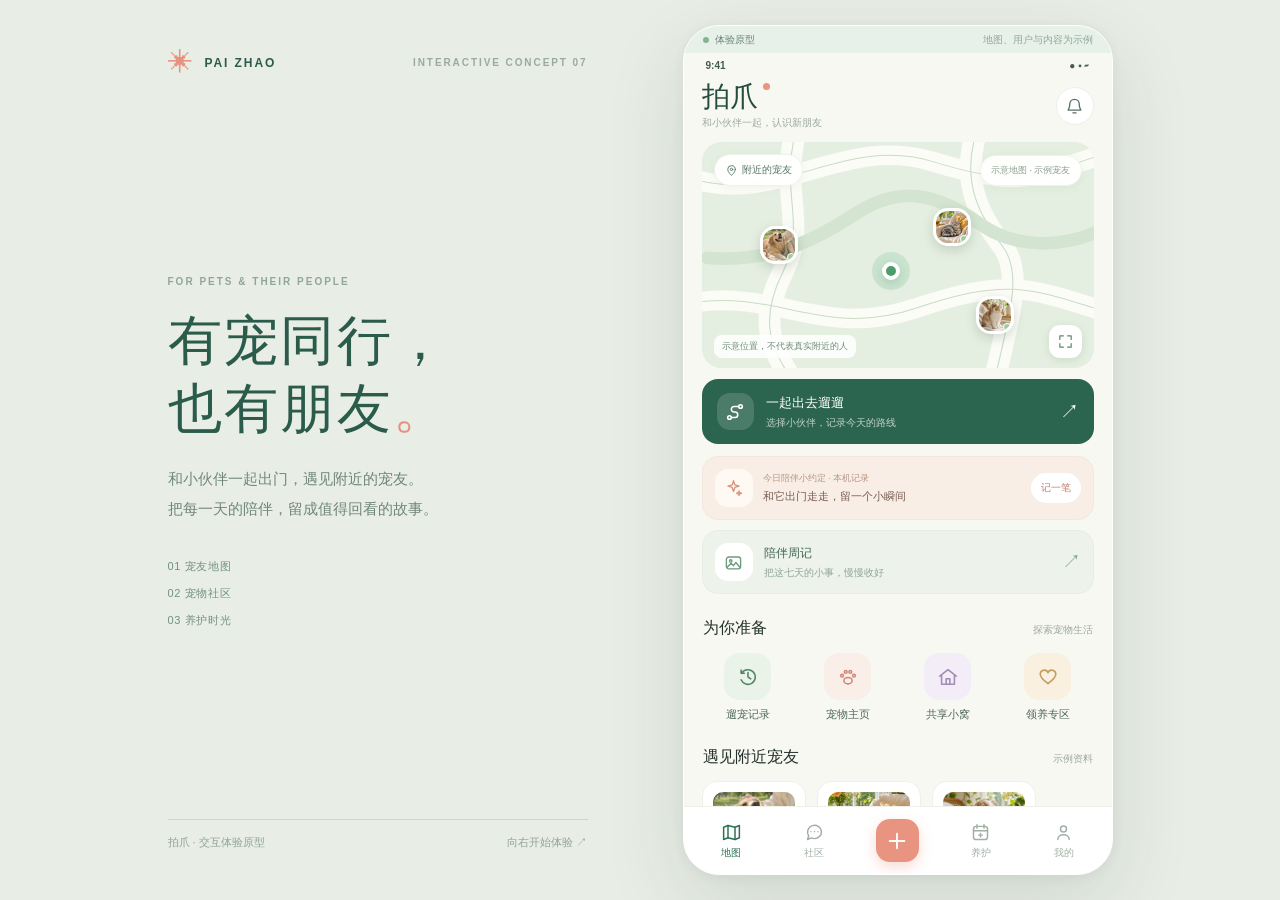
<file: paizhua/index.html>
<!doctype html>
<html lang="zh-CN">
<head>
  <meta charset="utf-8"><meta name="viewport" content="width=device-width,initial-scale=1,viewport-fit=cover">
  <meta name="theme-color" content="#f8f8f3"><title>拍爪 · 宠物交友体验原型</title>
  <link rel="stylesheet" href="style.css?v=7">
</head>
<body>
  <main class="stage">
    <aside class="editorial">
      <div class="editorial-brand"><span class="editorial-star">✳</span> PAI ZHAO <span class="v-label">INTERACTIVE CONCEPT 07</span></div>
      <div class="editorial-copy"><p class="eyebrow">FOR PETS & THEIR PEOPLE</p><h1>有宠同行，<br>也有朋友<span>。</span></h1><p>和小伙伴一起出门，遇见附近的宠友。<br>把每一天的陪伴，留成值得回看的故事。</p><div class="concept-list"><span>01 宠友地图</span><span>02 宠物社区</span><span>03 养护时光</span></div></div>
      <div class="editorial-footer"><span>拍爪 · 交互体验原型</span><span>向右开始体验 ↗</span></div>
    </aside>
    <section class="phone" aria-label="拍爪手机体验界面"><div class="demo-ribbon"><span class="ribbon-dot"></span> 体验原型 <span>地图、用户与内容为示例</span></div><div id="app" class="app"></div></section>
  </main>
  <div id="toast" role="status" aria-live="polite"></div>
  <script src="app.js?v=7"></script>
</body>
</html>
</file>
<file: paizhua/style.css>
:root{font-family:-apple-system,BlinkMacSystemFont,"PingFang SC","Microsoft YaHei",sans-serif;background:#e8ede6;color:#24312c;font-synthesis:none;--ink:#26342e;--green:#29634f;--green-dark:#224d3f;--sage:#e1efe1;--muted:#8d9c91;--line:#ecf0e9;--coral:#e88d7c;--sand:#f7f7f0;--white:#fff;--lav:#edeaf6}
*{box-sizing:border-box}html,body{margin:0;min-height:100%}button,input,select,textarea{font:inherit}button{cursor:pointer;border:0;background:none;color:inherit}button:focus-visible,input:focus-visible,select:focus-visible,textarea:focus-visible{outline:3px solid #87bea1;outline-offset:2px}img{display:block;max-width:100%}svg{display:block;width:22px;height:22px;fill:none;stroke:currentColor;stroke-width:1.7;stroke-linecap:round;stroke-linejoin:round}
[hidden]{display:none!important}.field label.upload{display:flex}
.stage{min-height:100vh;display:flex;align-items:center;justify-content:center;gap:95px;padding:24px}.editorial{width:420px;height:min(800px,calc(100vh - 50px));min-height:560px;display:flex;flex-direction:column;justify-content:space-between;color:#2a5b4b}.editorial-brand{display:flex;gap:10px;align-items:center;font-size:12px;letter-spacing:.16em;font-weight:800}.editorial-star{font-size:25px;line-height:1;color:#e7927d}.v-label{margin-left:auto;color:#9aaa9f;font-size:10px}.editorial-copy h1{font:700 54px/1.25 "Songti SC","SimSun",serif;letter-spacing:.045em;margin:21px 0}.editorial-copy h1 span{color:#e98f7f}.editorial-copy>p:not(.eyebrow){font-size:15px;line-height:2;color:#71877a}.eyebrow{font-size:10px;letter-spacing:.2em;font-weight:800;color:#91a69a}.concept-list{display:flex;flex-direction:column;gap:12px;font-size:11px;letter-spacing:.06em;color:#739181;margin-top:35px}.editorial-footer{border-top:1px solid #cbd7cc;padding-top:15px;display:flex;justify-content:space-between;font-size:11px;color:#92a397}
.phone{width:430px;height:min(850px,calc(100vh - 44px));min-height:620px;background:#f8f8f3;border:1px solid #fff;border-radius:36px;overflow:hidden;display:flex;flex-direction:column;box-shadow:0 28px 80px #2f473b20,0 2px 12px #2f473b10;position:relative}.demo-ribbon{flex:none;height:27px;display:flex;align-items:center;gap:6px;padding:0 19px;background:#e8f1e9;color:#678779;font-size:10px}.demo-ribbon span:last-child{margin-left:auto;color:#90a79a}.ribbon-dot{width:6px;height:6px;background:#83b395;border-radius:50%}.app{flex:1;min-height:0;display:flex;flex-direction:column;position:relative}.screen{flex:1;min-height:0;overflow-y:auto;overscroll-behavior:contain;scrollbar-width:none;animation:appear .22s ease-out}.screen::-webkit-scrollbar{display:none}@keyframes appear{from{opacity:.45;transform:translateY(5px)}to{opacity:1;transform:translateY(0)}}.status{height:25px;padding:0 22px;display:flex;justify-content:space-between;align-items:center;font-size:10px;font-weight:700;color:#435d50}.wrap{padding:0 18px 26px}.top{display:flex;align-items:center;justify-content:space-between;min-height:56px;gap:8px}.brand{font:700 28px/1 "Songti SC","SimSun",serif;color:#244d3f;letter-spacing:.03em}.brand i{display:inline-block;width:7px;height:7px;background:#ec947f;border-radius:50%;vertical-align:top;margin-left:4px}.top-sub{font-size:10px;color:#9caaa0;margin-top:5px}.icon-button{width:38px;height:38px;border:1px solid #edf0ea;background:white;display:grid;place-items:center;border-radius:50%;color:#567062;flex:none}.icon-button svg{width:19px;height:19px}.top-actions{display:flex;gap:8px}.small-head{height:56px;display:flex;align-items:center;gap:11px}.small-head h1{font-size:18px;letter-spacing:.01em;margin:0;font-weight:750}.small-head .right{margin-left:auto;color:#df8b79;font-size:12px;font-weight:700}.back{padding:6px;margin-left:-7px}.back svg{width:20px;height:20px}.sub{font-size:11px;color:#8fa095;margin:5px 0 0;line-height:1.6}.title{font-size:23px;letter-spacing:-.03em;margin:0}.section-head{display:flex;align-items:baseline;justify-content:space-between;margin:24px 1px 13px}.section-head h2{font-size:16px;margin:0;letter-spacing:.01em}.section-head span,.section-head button{font-size:10px;color:#9caa9f}.chip-row{display:flex;gap:7px;overflow-x:auto;scrollbar-width:none;padding-bottom:2px}.chip{white-space:nowrap;padding:8px 13px;background:#fff;color:#8a9a8d;border:1px solid #eaf0e9;border-radius:30px;font-size:11px}.chip.on{background:#dbeede;border-color:#dbeede;color:#2b6a50;font-weight:700}.tag{display:inline-flex;align-items:center;gap:4px;background:#eef4ea;color:#71917b;padding:5px 8px;border-radius:8px;font-size:10px}.tiny{font-size:10px;color:#9ba9a0}.muted{color:#8e9e93}.card{background:#fff;border:1px solid #eef1ea;border-radius:17px}.primary{height:48px;border-radius:13px;background:var(--green);color:white;width:100%;font-size:13px;font-weight:750}.primary:active,.press:active{transform:scale(.98)}.secondary{height:45px;border-radius:13px;border:1px solid #dde8df;background:white;color:#527b66;width:100%;font-size:12px;font-weight:700}.text-link{color:#518569;font-size:11px;font-weight:700}.notice{font-size:10px;line-height:1.7;color:#8e9f92;background:#eef3eb;border-radius:11px;padding:10px 12px}.notice.warm{background:#fcf2e8;color:#a58e77}.divider{height:1px;background:#eff1ed;margin:15px 0}.photo{object-fit:cover;background:#e9eee7}.avatar{height:39px;width:39px;border-radius:14px;object-fit:cover;background:#e7eee5;flex:none}
.nav{height:68px;flex:none;display:grid;grid-template-columns:repeat(5,1fr);align-items:center;background:#fff;border-top:1px solid #eef0e9;padding:4px 6px max(4px,env(safe-area-inset-bottom))}.nav button{display:flex;flex-direction:column;align-items:center;gap:3px;color:#a2afa5;font-size:10px}.nav button svg{width:21px;height:21px}.nav button.active{color:#2c7152;font-weight:750}.nav .plus{background:#e99480;color:#fff;width:43px;height:43px;border-radius:14px;margin:auto;display:grid;place-items:center;box-shadow:0 5px 14px #e4937b55}.nav .plus svg{width:22px;height:22px;stroke-width:2}
.map-card{position:relative;border-radius:20px;overflow:hidden;height:226px;background:#e5efe1;margin-top:8px}.map-svg{position:absolute;inset:0;width:100%;height:100%;stroke:none;fill:none}.map-top{position:absolute;top:12px;left:12px;right:12px;display:flex;align-items:center;justify-content:space-between;gap:8px}.map-loc,.map-badge{background:#fffffff2;border:1px solid #edf2ea;border-radius:20px;padding:8px 10px;font-size:10px;color:#587768;display:flex;align-items:center;gap:4px;box-shadow:0 2px 9px #39584010}.map-loc svg{width:13px;height:13px}.map-badge{font-size:9px;color:#8d9f90}.pin{position:absolute;width:38px;height:38px;border-radius:15px;border:3px solid #fff;overflow:hidden;box-shadow:0 4px 12px #34513b33;padding:0;animation:bob 3s ease-in-out infinite}.pin img{height:100%;width:100%;object-fit:cover}.pin:after{content:"";position:absolute;bottom:0;right:0;width:6px;height:6px;background:#9ccc9e;border-radius:50%;border:1px solid white}.pin.p1{left:15%;top:37%}.pin.p2{left:59%;top:29%;animation-delay:.6s}.pin.p3{left:70%;top:68%;animation-delay:1.2s}@keyframes bob{0%,100%{transform:translateY(0)}50%{transform:translateY(-3px)}}.map-me{position:absolute;left:46%;top:53%;width:18px;height:18px;background:#4e9b6c;border:4px solid #fff;border-radius:50%;box-shadow:0 0 0 10px #7cc39a44,0 3px 10px #47705a44}.map-caption{position:absolute;bottom:10px;left:12px;font-size:9px;color:#718b78;background:#ffffffda;padding:5px 8px;border-radius:8px}.map-expand{position:absolute;right:12px;bottom:10px;background:#fff;border-radius:11px;width:33px;height:33px;display:grid;place-items:center;color:#64836c;box-shadow:0 2px 8px #34533c22}.map-expand svg{width:17px;height:17px}.walk-cta{display:flex;align-items:center;gap:12px;background:#2c654f;color:white;padding:14px 15px;border-radius:16px;margin-top:11px;width:100%;text-align:left}.walk-cta .round{width:37px;height:37px;border-radius:13px;background:#ffffff25;display:grid;place-items:center}.walk-cta strong{display:block;font-size:13px}.walk-cta small{display:block;font-size:10px;opacity:.7;margin-top:4px}.walk-cta .arr{margin-left:auto;font-size:19px}.quick-grid{display:grid;grid-template-columns:repeat(4,1fr);gap:8px}.quick{display:flex;flex-direction:column;align-items:center;gap:7px;font-size:11px;color:#51685b}.quick-icon{width:47px;height:47px;border-radius:15px;display:grid;place-items:center;background:#eaf3e8;color:#51846a}.quick:nth-child(2) .quick-icon{background:#f9eee8;color:#d28876}.quick:nth-child(3) .quick-icon{background:#f3edf8;color:#a28bb5}.quick:nth-child(4) .quick-icon{background:#f9f0df;color:#c39b5e}.quick-icon svg{width:22px;height:22px}.friends{display:flex;gap:11px;overflow:auto;scrollbar-width:none}.friend{min-width:104px;width:104px;background:#fff;border:1px solid #eef1eb;border-radius:15px;padding:10px;text-align:left}.friend img{width:100%;height:78px;object-fit:cover;border-radius:10px}.friend strong{display:block;font-size:11px;margin-top:8px}.friend small{font-size:9px;color:#a2ada3}.friend i{font-style:normal;color:#7ca78d}.near-note{font-size:10px;color:#9bab9f;line-height:1.5;margin:9px 0 0}.feature-row{display:flex;gap:9px}.feature-tile{flex:1;text-align:left;background:#f9eee8;border-radius:15px;padding:13px;min-height:74px}.feature-tile:nth-child(2){background:#eef0f8}.feature-tile strong{display:block;font-size:12px}.feature-tile small{font-size:10px;color:#a19d98;display:block;margin-top:5px}
.walk-map{height:280px}.walk-info{display:flex;align-items:center;gap:10px;padding:14px;background:#fff;border:1px solid #eef1eb;border-radius:15px;margin:12px 0}.walk-info strong{font-size:13px}.walk-info small{font-size:10px;display:block;color:#98a89c;margin-top:4px}.walk-info .mode{margin-left:auto;font-size:10px;background:#e7f2e8;color:#6b9a7c;padding:7px 9px;border-radius:20px}.stats{display:flex;justify-content:space-around;background:#fff;border-radius:16px;padding:15px 0;border:1px solid #edf0e9}.stats strong{font-size:22px;letter-spacing:-.04em}.stats small{display:block;color:#a5b1a8;font-size:10px;margin-top:4px}.stats div{text-align:center}.action-row{display:grid;grid-template-columns:repeat(4,1fr);gap:8px}.mini-action{display:flex;align-items:center;flex-direction:column;gap:6px;font-size:10px;color:#678074}.mini-action span{height:43px;width:43px;background:#fff;border:1px solid #edf0e9;border-radius:14px;display:grid;place-items:center;color:#629478}.mini-action svg{height:20px;width:20px}.walk-controls{display:flex;gap:9px;margin-top:20px}.walk-controls button{flex:1}.route-list{display:flex;flex-direction:column;gap:9px}.route-item{text-align:left;padding:14px;width:100%;display:flex;align-items:center;gap:12px}.route-icon{width:42px;height:42px;border-radius:14px;background:#e7f2e7;color:#6b9a7c;display:grid;place-items:center}.route-item strong{display:block;font-size:12px}.route-item small{display:block;font-size:10px;color:#9dac9f;margin-top:5px}.route-item .arr{margin-left:auto;color:#a9b8ac}.route-preview{height:235px}
.feed-grid{display:grid;grid-template-columns:1fr 1fr;gap:10px;margin-top:13px}.post{overflow:hidden;cursor:pointer}.post img{width:100%;height:150px;object-fit:cover}.post-body{padding:11px}.post-body h3{font-size:12px;line-height:1.45;margin:0 0 9px;min-height:34px;word-break:break-word}.post-author{display:flex;align-items:center;gap:6px;font-size:10px;color:#98a69c}.post-author img{width:22px;height:22px;border-radius:50%;object-fit:cover}.post-author span:last-child{margin-left:auto}.topic-strip{background:#e0eee0;border-radius:16px;padding:15px;margin-top:14px;display:flex;align-items:center}.topic-strip small{font-size:9px;color:#78a389;letter-spacing:.08em}.topic-strip strong{font:700 16px "Songti SC","SimSun",serif;display:block;color:#315b48;margin-top:5px}.topic-strip button{margin-left:auto;border-radius:20px;background:#fff;padding:8px 12px;color:#5d8f72;font-size:10px}.detail-img{width:100%;max-height:360px;border-radius:18px;object-fit:cover}.detail-author{display:flex;gap:9px;align-items:center;margin:13px 0}.detail-author strong{font-size:12px}.detail-author small{display:block;color:#9dac9f;font-size:10px;margin-top:4px}.detail-author button{margin-left:auto;background:#eaf3e9;border-radius:20px;color:#5a9675;font-size:10px;padding:8px 13px}.detail-title{font-size:18px;margin:13px 0 8px}.detail-copy{font-size:12px;line-height:1.8;color:#6d7e72;white-space:pre-wrap;word-break:break-word}.detail-tools{display:flex;gap:22px;border-top:1px solid #eff1eb;border-bottom:1px solid #eff1eb;padding:13px 0}.detail-tools button{display:flex;gap:5px;align-items:center;color:#829388;font-size:11px}.detail-tools svg{width:18px;height:18px}.comment-input{display:flex;gap:9px;margin-top:15px}.comment-input input{flex:1;min-width:0;background:#fff;border:1px solid #e8ede6;border-radius:22px;padding:11px 14px;font-size:12px}.comment-input button{color:#619679;font-size:12px;font-weight:700}.empty{padding:35px 10px;text-align:center;font-size:12px;color:#9bab9d;line-height:1.8}
.pet-hero{display:flex;align-items:center;gap:13px;margin:14px 0}.pet-photo{width:76px;height:76px;border-radius:25px;object-fit:cover}.pet-hero h2{font-size:21px;margin:0 0 6px}.pet-hero p{font-size:10px;color:#97a69b;margin:0}.pet-edit{margin-left:auto}.pet-stats{display:flex;justify-content:space-around;text-align:center;padding:15px 0;margin:13px 0}.pet-stats strong{font-size:18px;display:block}.pet-stats span{font-size:10px;color:#a1aea3}.wide-action{width:100%;display:flex;align-items:center;gap:11px;padding:14px 0;text-align:left;border-bottom:1px solid #f0f1ec}.wide-action svg{width:20px;height:20px;color:#77a58b}.wide-action strong{font-size:12px}.wide-action small{display:block;font-size:10px;margin-top:4px;color:#a5b1a7}.wide-action .arr{margin-left:auto;color:#aab9ae}.wide-action:last-child{border:0}.album-grid{display:grid;grid-template-columns:repeat(3,1fr);gap:7px}.album-grid img{width:100%;height:105px;object-fit:cover;border-radius:12px}.pet-card{padding:16px;margin:12px 0}.pet-card .pet-top{display:flex;align-items:center;gap:10px}.pet-card .pet-top h3{font-size:15px;margin:0}.pet-card .pet-top p{font-size:10px;color:#a1b0a4;margin:5px 0 0}.pet-card .pet-top .tag{margin-left:auto}.pet-card .bar{display:flex;gap:8px;margin-top:14px}.pet-card .bar button{flex:1;background:#f1f7ef;color:#71917c;border-radius:10px;padding:10px;font-size:10px}.feature-list{display:grid;grid-template-columns:1fr 1fr;gap:9px}.feature-button{padding:14px;text-align:left;display:flex;align-items:center;gap:10px}.feature-button .ico{background:#e9f2e8;color:#70a084;width:40px;height:40px;border-radius:13px;display:grid;place-items:center;flex:none}.feature-button:nth-child(2n) .ico{background:#f9eee8;color:#d3927e}.feature-button .ico svg{width:20px;height:20px}.feature-button strong{display:block;font-size:11px}.feature-button small{display:block;font-size:9px;color:#a7b1a8;margin-top:4px}.timeline{display:flex;flex-direction:column}.timeline-row{display:flex;gap:12px;padding:14px 0;border-bottom:1px solid #edf0e9}.timeline-date{width:48px;flex:none;font-size:10px;color:#9eaea2}.timeline-row strong{font-size:12px}.timeline-row small{display:block;font-size:10px;color:#a3b1a6;margin-top:4px}.timeline-row button{margin-left:auto;font-size:10px;color:#659879}
.pet-id-card{display:flex;align-items:center;justify-content:space-between;background:#e7f1e7;color:#6e9780;border-radius:12px;padding:11px 13px;margin-top:12px;font-size:10px;letter-spacing:.04em}.pet-id-card strong{font-size:11px;letter-spacing:.08em;color:#4b7d62}
.timeline-date{width:70px;white-space:nowrap}
.form{padding-bottom:20px}.field{margin:16px 0}.field label{display:block;font-size:11px;font-weight:700;color:#62786b;margin-bottom:8px}.field input,.field select,.field textarea{display:block;width:100%;border:1px solid #e7ece5;background:#fff;border-radius:12px;padding:13px;color:#334b3e;font-size:12px;outline:0}.field textarea{min-height:105px;resize:vertical;line-height:1.7}.field-grid{display:grid;grid-template-columns:1fr 1fr;gap:10px}.choice-row{display:flex;gap:8px}.choice-row button{background:#fff;border:1px solid #e9ede7;color:#879b8e;border-radius:20px;padding:8px 12px;font-size:11px}.choice-row button.active{background:#e3f1e3;color:#397454;border-color:#cde5d1}.upload{width:100%;height:110px;border-radius:14px;border:1px dashed #cbdcce;background:#fff;display:flex;align-items:center;justify-content:center;gap:8px;color:#93aa9a;font-size:11px;overflow:hidden;cursor:pointer}.upload img{height:100%;width:100%;object-fit:cover}.upload svg{width:23px;height:23px}.fine{font-size:10px;color:#a2afa5;line-height:1.7}.agreement{font-size:11px;color:#879b8d;display:flex;gap:8px;align-items:flex-start;margin:15px 0}.agreement input{accent-color:#72a185}.auth-title{font-size:27px;line-height:1.3;margin:28px 0 10px}.auth-desc{font-size:12px;color:#96a69a;line-height:1.8}.auth-form{padding:0 7px 25px}.age-hint{font-size:10px;color:#a2b0a4;margin:7px 0}
.calendar{padding:13px 14px 8px;margin-top:12px}.calendar-head{display:flex;justify-content:space-between;align-items:center;color:#446c56;font-size:12px}.calendar-head button{width:30px;height:30px;border-radius:10px;background:#f1f6ef;font-size:19px;line-height:1}.calendar-grid{display:grid;grid-template-columns:repeat(7,1fr);text-align:center;gap:2px}.calendar-grid.weekdays{color:#a4b2a6;font-size:10px;margin:11px 0 3px}.cal-day{height:32px;border-radius:11px;font-size:11px;color:#60766a;position:relative}.cal-day.today{font-weight:800}.cal-day.selected{background:#dcefe0;color:#316d4e}.cal-day.marked:after{content:"";position:absolute;width:4px;height:4px;background:#e99480;border-radius:50%;bottom:3px;left:calc(50% - 2px)}
.adoption-card{display:flex;gap:12px;padding:10px;margin-top:10px}.adoption-card img{width:100px;height:100px;border-radius:13px;object-fit:cover}.adoption-card .body{padding:3px 0;flex:1}.adoption-card strong{font-size:14px}.adoption-card p{font-size:10px;color:#9ba99e;margin:7px 0}.adoption-card .tag{margin-top:3px}.adoption-card button{font-size:10px;color:#5e9878;margin-top:9px;padding:0}.article{background:#fff;border-radius:16px;border:1px solid #edf0e9;padding:15px;margin-top:10px;text-align:left;width:100%}.article strong{font-size:13px}.article p{font-size:10px;color:#99a99d;line-height:1.6;margin:7px 0 0}.chat-box{min-height:320px;padding:10px 0}.chat-bubble{background:#fff;border-radius:5px 16px 16px 16px;padding:13px;max-width:90%;font-size:12px;line-height:1.8;color:#5f7768;margin:10px 0}.chat-bubble.me{margin-left:auto;background:#e2f0e2;border-radius:16px 5px 16px 16px}.ai-img{width:100%;height:300px;object-fit:cover;border-radius:18px}.ai-demo{font-size:10px;color:#a69685;background:#fff3e6;border-radius:10px;padding:11px;line-height:1.6;margin:12px 0}.shop-box{height:190px;background:#edf3e9;border-radius:20px;display:grid;place-items:center;text-align:center;color:#77a188}.shop-box svg{width:40px;height:40px;margin:auto auto 9px}.shop-box strong{display:block;font-size:14px}.shop-box p{font-size:10px;color:#9eafa2}
.ai-img{object-position:center 25%}
#toast{position:fixed;left:50%;bottom:30px;transform:translate(-50%,12px);background:#2e493a;color:#fff;padding:10px 16px;border-radius:25px;font-size:11px;z-index:20;opacity:0;pointer-events:none;transition:.2s;max-width:calc(100vw - 28px);text-align:center;box-shadow:0 6px 18px #24372d33}#toast.show{opacity:1;transform:translate(-50%,0)}
@media(max-width:820px){body{background:#f8f8f3}.stage{display:block;padding:0;min-height:100dvh}.editorial{display:none}.phone{width:100%;height:100dvh;min-height:0;border:0;border-radius:0;box-shadow:none}.demo-ribbon{height:calc(26px + env(safe-area-inset-top));padding-top:env(safe-area-inset-top)}#toast{bottom:calc(80px + env(safe-area-inset-bottom))}}
@media(max-width:350px){.wrap{padding-left:14px;padding-right:14px}.quick-grid{gap:4px}.map-card{height:205px}.quick{font-size:10px}.feed-grid{gap:7px}.feature-button{padding:10px}.feature-button .ico{width:36px;height:36px}}
@media(prefers-reduced-motion:reduce){*,*:before,*:after{animation-duration:.001ms!important;transition-duration:.001ms!important}}
@keyframes draw{from{stroke-dashoffset:550}to{stroke-dashoffset:0}}

/* Gentle feedback and transitions, with motion reduced when requested. */
.screen{animation:none}
.screen-enter{animation:screen-enter .24s cubic-bezier(.2,.7,.25,1) both}
@keyframes screen-enter{from{opacity:.72;transform:translateX(9px)}to{opacity:1;transform:translateX(0)}}
button,.post{transition:transform .18s ease,background-color .18s ease,border-color .18s ease,box-shadow .18s ease}
button:active,.post:active{transform:scale(.975)}
.nav button.active svg{animation:nav-settle .28s ease both}
@keyframes nav-settle{from{transform:translateY(2px);opacity:.65}to{transform:translateY(0);opacity:1}}
.daily-card{margin-top:12px;padding:12px 12px;display:flex;align-items:center;gap:10px;border-radius:16px;background:#f8eee6;border:1px solid #f4e6dc}
.daily-icon,.shop-entry-icon{width:38px;height:38px;flex:none;display:grid;place-items:center;border-radius:13px;background:#fff9f4;color:#d9947c}
.daily-icon svg,.shop-entry-icon svg{height:19px;width:19px}.daily-copy{min-width:0;flex:1}.daily-copy small{display:block;font-size:9px;color:#b79483}.daily-copy strong{display:block;margin-top:4px;font-size:11px;color:#795d50;line-height:1.4}.daily-done{flex:none;background:#fff;color:#bf7f6e;border-radius:18px;padding:8px 10px;font-size:10px;font-weight:700}.daily-done.is-done{background:#dbeedc;color:#4f8968}
.shop-entry{width:100%;display:flex;align-items:center;gap:11px;text-align:left;background:#f0edfa;border-radius:16px;padding:12px}.shop-entry-icon{background:#fff;color:#9b8fba}.shop-entry strong,.shop-entry small{display:block}.shop-entry strong{font-size:12px}.shop-entry small{font-size:10px;color:#a19bb3;margin-top:5px}.shop-entry .arr{margin-left:auto;color:#9c8fb5;font-size:19px}
.market-hero{position:relative;overflow:hidden;min-height:170px;border-radius:20px;padding:20px;background:#dfeee1;display:flex;justify-content:space-between;align-items:center}.market-hero span,.merchant-head>span,.merchant-banner span,.market-heading small{font-size:9px;letter-spacing:.14em;color:#7ba38a;font-weight:750}.market-hero h2,.merchant-head h2{font:700 24px/1.35 'Songti SC','SimSun',serif;color:#365c48;margin:12px 0 7px}.market-hero p,.merchant-head p{font-size:10px;color:#819f8a;margin:0}.market-hero-art{position:relative;width:100px;height:100px;border-radius:32px;background:#f8f9f1;display:grid;place-items:center;color:#75a489;transform:rotate(7deg);box-shadow:0 12px 25px #5c8f6d20}.market-hero-art svg{height:49px;width:49px;stroke-width:1.25}.market-hero-art i,.market-art i{position:absolute;font-style:normal;font-size:24px;color:#e99e83;right:13px;top:10px}.market-note{font-size:10px;line-height:1.7;color:#9b9e8f;margin:12px 2px}.market-heading{display:flex;justify-content:space-between;align-items:end;margin:21px 1px 12px}.market-heading h2{font-size:17px;margin:5px 0 0}.market-heading button{background:#fff;border:1px solid #e8eee6;border-radius:20px;padding:9px 12px;font-size:10px;color:#5a8d70}.market-heading button span{margin-left:5px}.market-filters{margin-bottom:11px}.market-grid{display:grid;grid-template-columns:1fr 1fr;gap:10px}.market-item{padding:0;overflow:hidden;text-align:left}.market-art{height:142px;display:grid;place-items:center;position:relative;overflow:hidden}.market-art:before{content:'';position:absolute;width:95px;height:95px;border-radius:32px;transform:rotate(-9deg);background:#ffffff90}.market-art svg{width:56px;height:56px;stroke-width:1.3;z-index:1}.market-art.mint{background:#dfede0;color:#6e9d7d}.market-art.peach{background:#fae8df;color:#d5947e}.market-art.lavender{background:#eae7f4;color:#9c8db8}.ad-label{position:absolute;top:9px;left:9px;z-index:2;font-size:9px;color:#7f8b7f;background:#ffffffd9;border-radius:6px;padding:4px 6px}.market-art i{font-size:19px;z-index:1}.market-item-copy{padding:12px}.market-item-copy strong,.market-item-copy small,.market-item-copy>span{display:block}.market-item-copy strong{font-size:12px}.market-item-copy small{margin-top:6px;color:#9eaca1;font-size:10px}.market-item-copy>span{border-top:1px solid #f0f1ed;margin-top:11px;padding-top:9px;color:#709d80;font-size:10px}.market-item-copy b{float:right}.merchant-banner{display:flex;align-items:center;justify-content:space-between;background:#f8eee7;border-radius:16px;padding:16px;margin-top:16px}.merchant-banner span{color:#bf9888}.merchant-banner strong,.merchant-banner small{display:block}.merchant-banner strong{font:700 14px 'Songti SC','SimSun',serif;margin:7px 0}.merchant-banner small{font-size:10px;line-height:1.5;color:#ae9a8f}.merchant-banner button{width:37px;height:37px;border-radius:50%;background:#fff;color:#c88e79;font-size:19px}.market-detail-art{height:240px;border-radius:20px}.market-detail-art:before{width:135px;height:135px;border-radius:42px}.market-detail-art svg{width:76px;height:76px}.market-detail-copy{padding:18px 2px}.market-detail-copy h2{font-size:20px;margin:12px 0 8px}.market-detail-copy p{font-size:12px;color:#899b8e;line-height:1.7}.market-merchant{display:flex;align-items:center;gap:10px;margin-top:18px}.market-merchant svg{background:#eef5ed;border-radius:11px;padding:9px;width:39px;height:39px;color:#78a189}.market-merchant strong,.market-merchant small{display:block}.market-merchant strong{font-size:11px}.market-merchant small{font-size:10px;color:#a1afa3;margin-top:5px}.merchant-head{padding:16px 2px 18px}.merchant-head h2{font-size:25px}.merchant-steps{background:#fff;border:1px solid #edf0e9;border-radius:17px;padding:0 14px}.merchant-steps>div{display:flex;gap:13px;align-items:center;padding:13px 0;border-bottom:1px solid #f0f2ee}.merchant-steps>div:last-child{border:0}.merchant-steps b{font-size:10px;color:#bf9a86;background:#fcf0e8;padding:9px;border-radius:10px}.merchant-steps strong,.merchant-steps small{display:block}.merchant-steps strong{font-size:11px}.merchant-steps small{font-size:10px;color:#a1afa3;margin-top:4px}
@media(prefers-reduced-motion:reduce){.screen-enter,.nav button.active svg{animation:none}button,.post{transition:none}}

.weekly-entry{width:100%;margin-top:10px;padding:12px;display:flex;align-items:center;gap:11px;text-align:left;border-radius:16px;background:#edf2eb;border:1px solid #e6eee5}
.weekly-entry-icon{width:38px;height:38px;display:grid;place-items:center;flex:none;background:#fff;border-radius:13px;color:#6f9c7f}.weekly-entry-icon svg{height:19px;width:19px}.weekly-entry strong,.weekly-entry small{display:block}.weekly-entry strong{font-size:12px;color:#416952}.weekly-entry small{font-size:10px;color:#91a69a;margin-top:4px}.weekly-entry-arr{margin-left:auto;color:#85a895;font-size:19px}
.weekly-hero{margin-top:15px;padding:18px;border-radius:21px;background:#e0efe3;position:relative;overflow:hidden}.weekly-hero:after{content:'✳';position:absolute;right:21px;top:48px;font-size:20px;color:#e8aa95}.weekly-hero-top{display:flex;justify-content:space-between;color:#80a68d;font-size:9px;letter-spacing:.08em;font-weight:750}.weekly-hero-main{display:flex;align-items:center;justify-content:space-between;gap:8px;padding:23px 0}.weekly-hero-main small{font-size:10px;color:#70947e}.weekly-hero-main h2{font:700 22px/1.4 'Songti SC','SimSun',serif;color:#365b48;margin:9px 0}.weekly-hero-main p{font-size:10px;color:#8ca795;margin:0}.weekly-hero-main img{width:89px;height:102px;object-fit:cover;border-radius:32px 32px 32px 8px;transform:rotate(5deg);border:4px solid #f8fbf5;box-shadow:0 8px 20px #658d6d2b}.weekly-stats{display:grid;grid-template-columns:repeat(4,1fr);text-align:center;border-radius:14px;background:#ffffffa8;padding:12px 4px}.weekly-stats div+div{border-left:1px solid #e0ebe1}.weekly-stats strong,.weekly-stats small{display:block}.weekly-stats strong{color:#4c775c;font-size:17px;line-height:1}.weekly-stats small{font-size:9px;color:#91a797;margin-top:6px;white-space:nowrap}
.weekly-list{display:flex;flex-direction:column;gap:8px}.weekly-event{width:100%;display:flex;align-items:center;gap:10px;text-align:left;padding:12px}.weekly-event-icon{width:38px;height:38px;border-radius:13px;background:#eaf3e9;color:#6f9d7f;display:grid;place-items:center;flex:none}.weekly-event-icon.post{background:#fbede5;color:#d4917b}.weekly-event-icon.health{background:#efedf8;color:#9c91b5}.weekly-event-icon.daily{background:#fbf1df;color:#c6a06f}.weekly-event-icon svg{width:19px;height:19px}.weekly-event-text{min-width:0;flex:1}.weekly-event-text strong,.weekly-event-text small{display:block}.weekly-event-text strong{font-size:11px;overflow:hidden;text-overflow:ellipsis;white-space:nowrap}.weekly-event-text small{font-size:10px;color:#9faea3;margin-top:4px}.weekly-event-date{font-size:10px;color:#a6b4a8;white-space:nowrap}.weekly-empty{background:#fff;border:1px solid #edf1ea;text-align:center;border-radius:18px;padding:27px 16px}.weekly-empty>span{display:block;color:#dba08a;font-size:23px}.weekly-empty strong{display:block;font-size:13px;color:#53745d;margin-top:8px}.weekly-empty p{font-size:10px;color:#9eaea1;line-height:1.8}.weekly-empty button{font-size:11px;color:#6b9b7b;margin-top:4px}.weekly-share{margin-top:19px}.weekly-preview-intro{padding:17px 0 8px}.weekly-preview-intro>span{font-size:9px;letter-spacing:.15em;color:#8dab99;font-weight:750}.weekly-preview-intro h2{font:700 24px/1.4 'Songti SC','SimSun',serif;color:#416650;margin:12px 0}.weekly-preview-intro p{font-size:11px;color:#93a799;line-height:1.7}.field textarea.weekly-text{min-height:190px;font-size:12px;line-height:1.9}
@media(max-width:350px){.weekly-hero{padding:15px}.weekly-hero-main h2{font-size:20px}.weekly-hero-main img{width:75px;height:88px}.weekly-stats small{font-size:8px}}
.pet-card .bar{display:grid;grid-template-columns:repeat(3,minmax(0,1fr))}
.pet-card .bar button{min-width:0;padding:10px 5px}
.field .birthday-switch{display:flex;align-items:flex-start;gap:8px;margin-top:10px;font-size:10px;font-weight:400;line-height:1.6;color:#7f9987}
.field .birthday-switch input{display:inline-block;width:auto;margin:2px 0 0;accent-color:#72a185}
</file>
